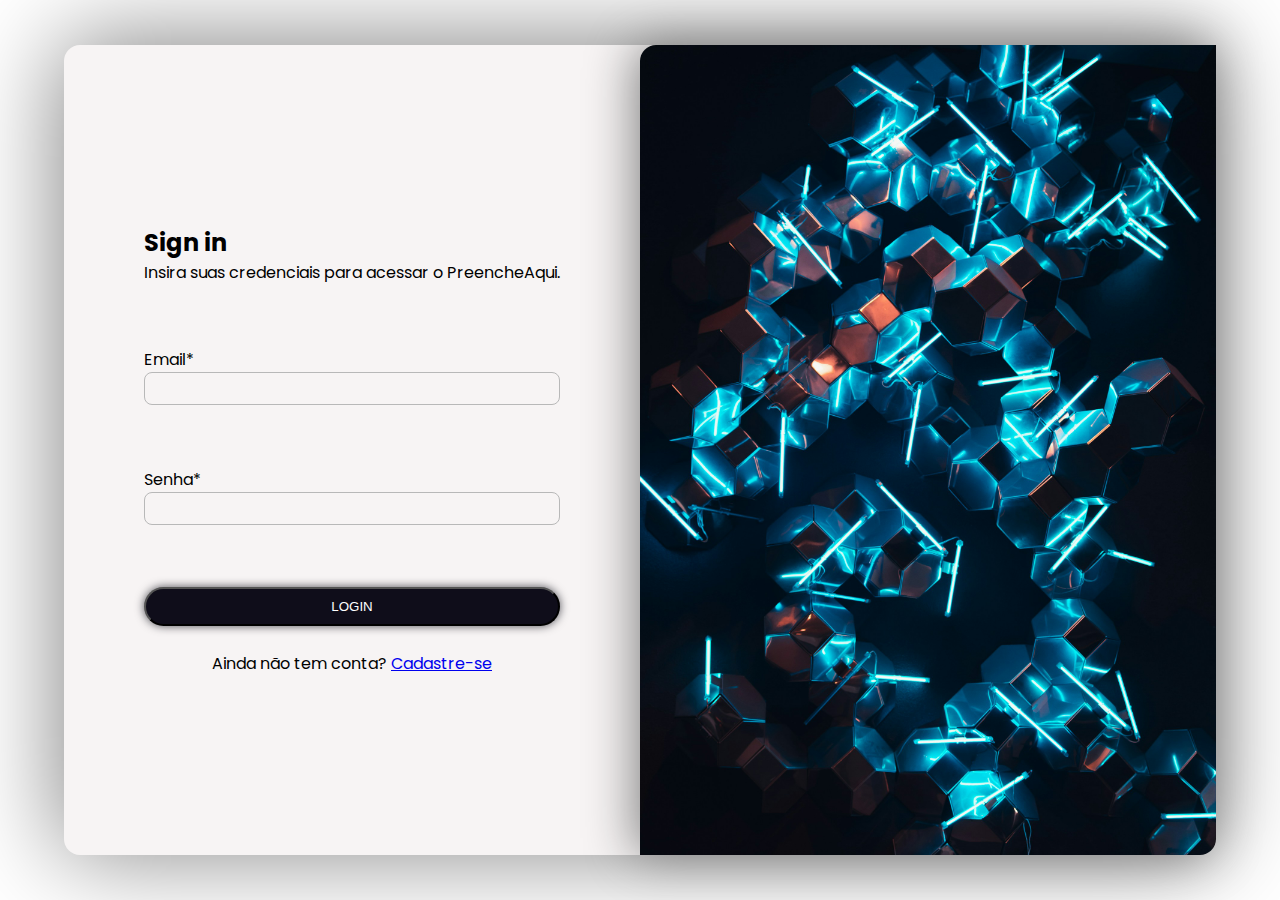
<file: frontend/index.html>
<!DOCTYPE html>
<html lang="UTF-8">

<head>
    <meta charset="UTF-8" />
    <meta name="viewport" content="width=device-width, initial-scale=1.0" />
    <link rel="stylesheet" href="src/css/styles.css" />
    <link rel="stylesheet"
        href="https://fonts.googleapis.com/css2?family=Poppins:ital,wght@0,100;0,200;0,300;0,400;0,500;0,600;0,700;0,800;0,900;1,100;1,200;1,300;1,400;1,500;1,600;1,700;1,800;1,900&display=swap" />
    <title>PreencheAqui</title>
</head>

<body>
    <main>
        <section class="signinForm">
            <form class="loginForm">
                <header>
                    <h2>Sign in</h2>
                    <p>Insira suas credenciais para acessar o PreencheAqui.</p>
                </header>
                <div class="inputs">
                    <div class="email">
                        <label for="email">Email*</label>
                        <input type="email" id="email" name="email" required />
                    </div>
                    <div class="password">
                        <label for="senha">Senha*</label>
                        <input type="password" id="senha" name="senha" required />
                    </div>
                </div>
                <button type="button" class="botao" onclick="logar()">LOGIN</button>
            </form>
            <br />
            <p>Ainda não tem conta? <a href="cadastro.html">Cadastre-se</a></p>
        </section>
        <section class="signinImg">
            <!--<p class="texto">Bem Vindo ao PreencheAqui!</p>-->
        </section>
    </main>
</body>

</html>
</file>
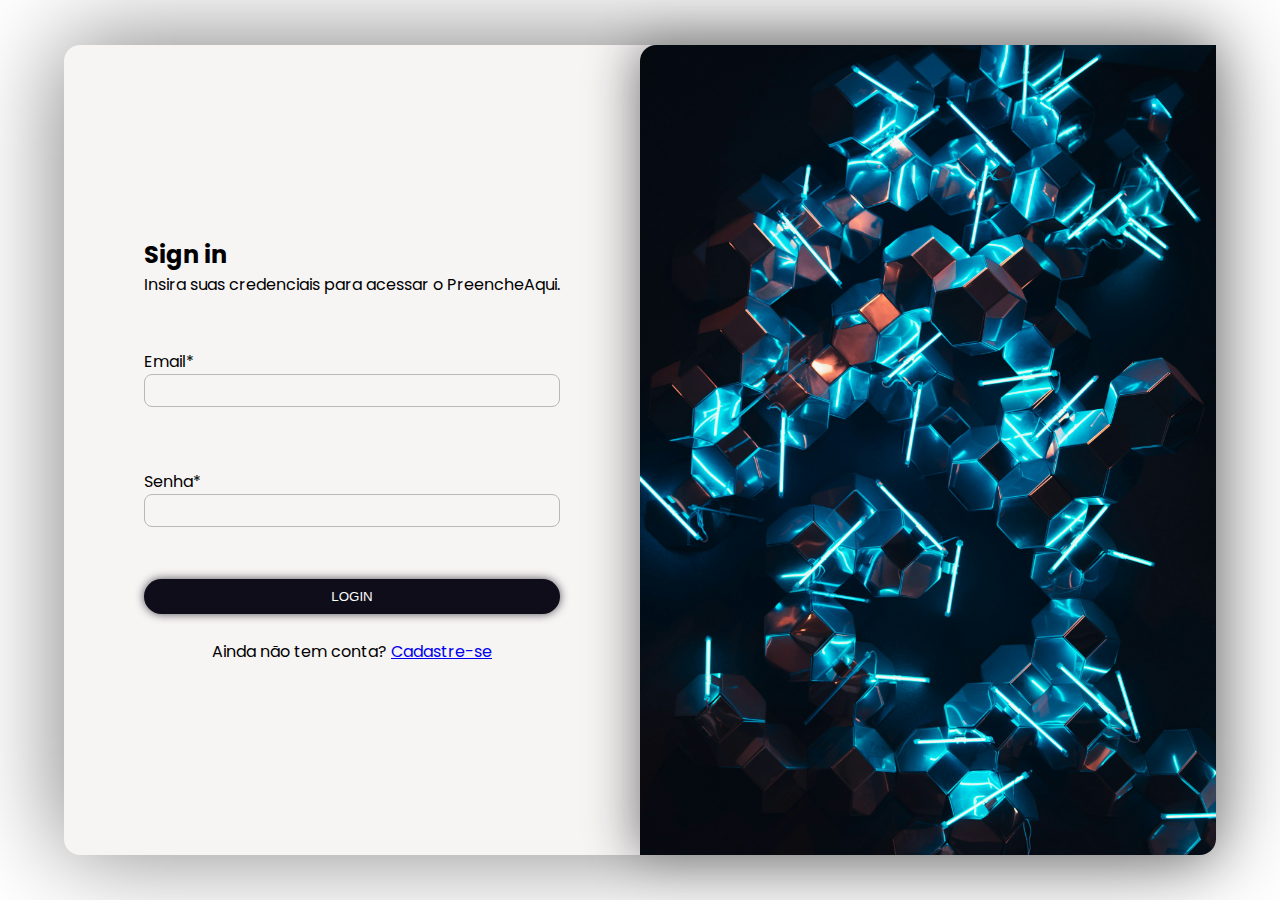
<file: frontend/templates/index.html>
<!DOCTYPE html>
<html lang="UTF-8">

<head>
    <meta charset="UTF-8" />
    <meta name="viewport" content="width=device-width, initial-scale=1.0" />
    <link rel="stylesheet" href="../../src/css/styles.css" />
    <link rel="stylesheet"
        href="https://fonts.googleapis.com/css2?family=Poppins:ital,wght@0,100;0,200;0,300;0,400;0,500;0,600;0,700;0,800;0,900;1,100;1,200;1,300;1,400;1,500;1,600;1,700;1,800;1,900&display=swap" />
    <title>PreencheAqui</title>
</head>

<body>
    <main>
        <section class="signinForm">
            <form class="loginForm">
                <header>
                    <h2>Sign in</h2>
                    <p>Insira suas credenciais para acessar o PreencheAqui.</p>
                </header>
                <div class="inputs">
                    <div class="email">
                        <label for="email">Email*</label>
                        <input type="email" id="email" name="email" required />
                    </div>
                    <div class="password">
                        <label for="senha">Senha*</label>
                        <input type="password" id="senha" name="senha" required />
                    </div>
                </div>
                <button type="button" class="botao" onclick="logar()">LOGIN</button>
            </form>
            <br />
            <p>Ainda não tem conta? <a href="cadastrar.html">Cadastre-se</a></p>
        </section>
        <section class="signinImg"></section>
    </main>
</body>

</html>
</file>
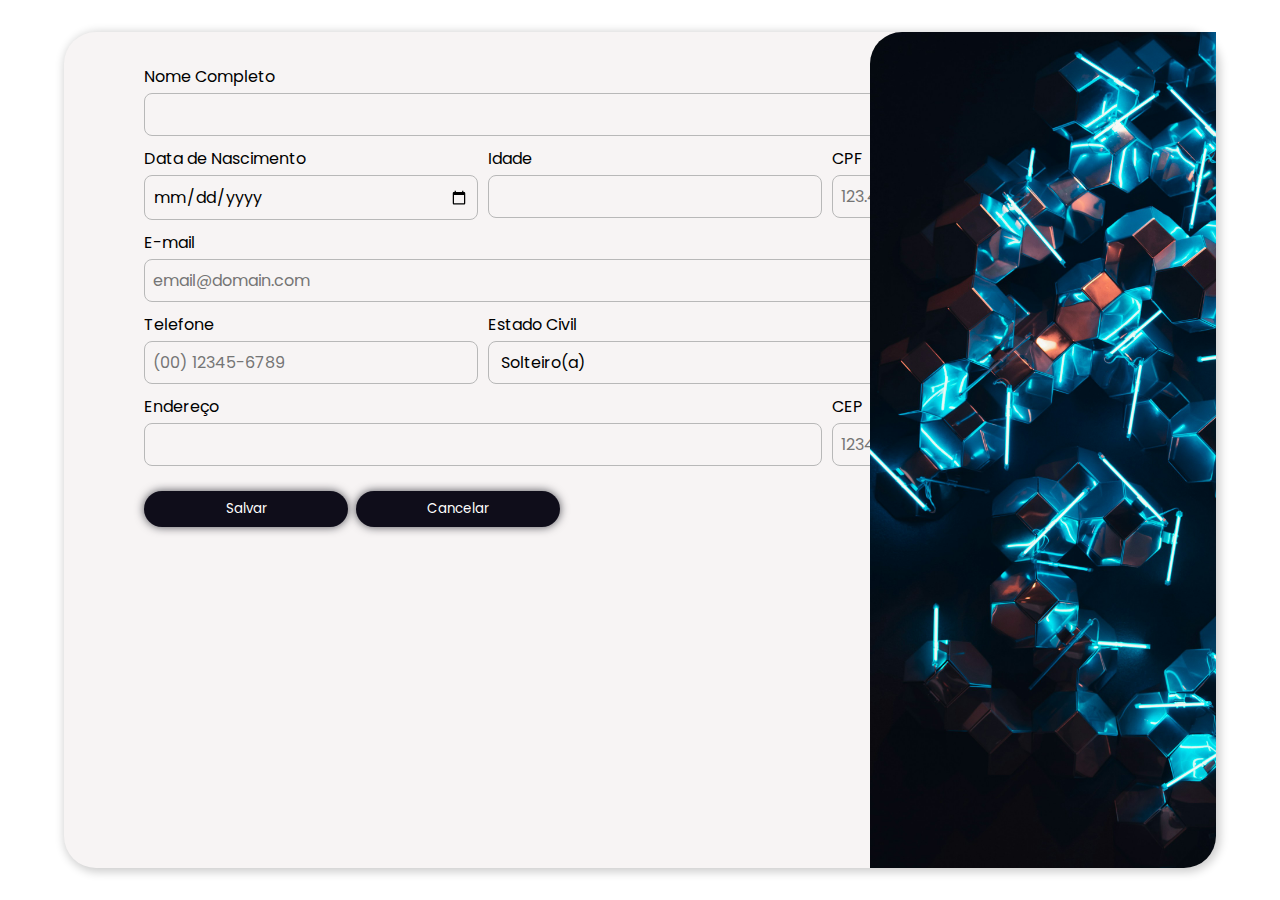
<file: frontend/templates/cadastrar.html>
<!DOCTYPE html>
<html lang="pt-BR">
<head>
    <meta charset="UTF-8">
    <meta name="viewport" content="width=device-width, initial-scale=1.0">
    <title>PreencheAqui</title>
    <link rel="stylesheet" href="../../src/css/style.css" />
    <link rel="stylesheet" href="https://fonts.googleapis.com/css2?family=Poppins:ital,wght@0,100;0,200;0,300;0,400;0,500;0,600;0,700;0,800;0,900;1,100;1,200;1,300;1,400;1,500;1,600;1,700;1,800;1,900&display=swap">
</head>
<body>
    <main>
        <div class="container">
            <form id="signupForm" method="POST" action="/salvar">
                <fieldset>
                    <label for="name" id="name">
                        Nome Completo
                        <input type="text"
                        id="nomeCompleto"
                        name="nomeCompleto"
                        required
                        />
                    </label>
                    <label for="dataNascimento" id="dataNasc">
                        Data de Nascimento
                        <input 
                        type="date"
                        id="dataNascimento"
                        name="dataNascimento"
                        required
                        />
                    </label>
                    <label for="idade" id="idade">
                        Idade
                        <input
                        type="text"
                        id="idade"
                        name="idade"
                        required
                        readonly
                        />
                    </label>
                    <label for="cpf" id="cpf">
                        CPF
                        <input
                        type="text"
                        id="cpf"
                        name="cpf"
                        pattern="\d{3}\.\d{3}\.\d{3}-\d{2}"
                        placeholder="123.456.789-00"
                        required
                        />
                    </label>
                    <label for="email" id="email">
                        E-mail
                        <input
                          type="email"
                          name="email"
                          id="email"
                          placeholder="email@domain.com"
                          required
                        />
                      </label>
                      <label for="telefone" id="telefone">
                        Telefone
                        <input
                          type="text"
                          name="telefone"
                          id="telefone"
                          pattern="\(\d{2}\)\s?\d{4,5}-\d{4}"
                          placeholder="(00) 12345-6789" 
                          required
                        />
                      </label>
                      <label for="estadoCivil" id="estadoCivil">
                        Estado Civil
                        <select id="civilEstado" name="estadoCivil" required>
                            <option value="solteiro">Solteiro(a)</option>
                            <option value="casado">Casado(a)</option>
                            <option value="divorciado">Divorciado(a)</option>
                        </select>
                      </label>
                      <label for="endereco" id="endereco">
                        Endereço
                        <input
                          type="text"
                          name="endereco"
                          id="endereco"
                          required
                        />
                      </label>
                      <label for="cep" id="cep">
                        CEP
                        <input
                          type="text"
                          name="cep"
                          id="cep"
                          pattern="\d{5}-\d{3}" 
                          placeholder="12345-678"
                          required
                        />
                      </label>
                </fieldset>
                <footer>
                    <button class="botao" type="submit" onclick="validar()">Salvar</button>
                    <button class="botao" type="button" onclick="limparFormulario()">Cancelar</button>
                </footer>
            </form>
            <section class="detailsSection"></section>
        </div>
    </main>
    <script src="../../src/js/app.js"></script>
</body>
</html>
</file>
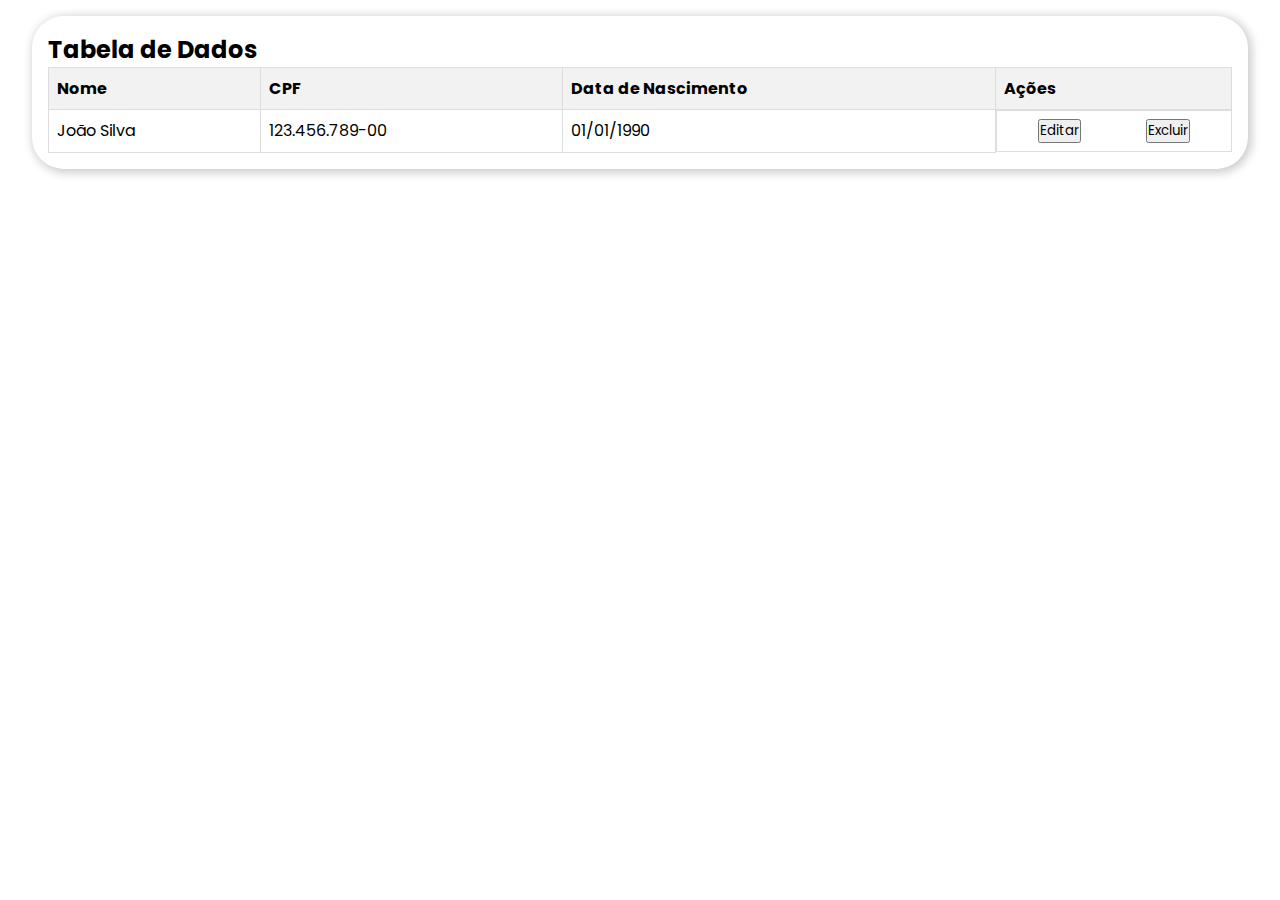
<file: frontend/templates/dash.html>
<!DOCTYPE html>
<html lang="UTF-8">

<head>
    <meta charset="UTF-8">
    <meta name="viewport" content="width=device-width, initial-scale=1.0">
    <link rel="stylesheet"
        href="https://fonts.googleapis.com/css2?family=Poppins:ital,wght@0,100;0,200;0,300;0,400;0,500;0,600;0,700;0,800;0,900;1,100;1,200;1,300;1,400;1,500;1,600;1,700;1,800;1,900&display=swap">
    <title>PreencheAqui</title>
    <style>
        *{
            box-sizing: border-box;
            margin: 0;
            padding: 0;
            font-family: 'Poppins', sans-serif;
        }

        body {
            display: flex;
            align-items: center;
            justify-content: center;
            padding-block: 1em;
            padding-inline: 2em;
        }
        main{
            width: 100%;
            height: 100%;
            border-radius: 32px;
            padding-block: 8px;
            box-shadow: 2px 2px 10px 2px rgba(0, 0, 0, 0.2);
            padding: 1em;
        }

        table {
            border-collapse: collapse;
            width: 100%;
            border-radius: 32px;
        }

        th,
        td {
            border: 1px solid #dddddd;
            text-align: left;
            padding: 8px;
        }

        th {
            background-color: #f2f2f2;
        }

        .actions {
            display: flex;
            justify-content: space-around;
        }
    </style>
</head>

<body>
    <main>
        <h2>Tabela de Dados</h2>
        <table>
            <thead>
                <tr>
                    <th>Nome</th>
                    <th>CPF</th>
                    <th>Data de Nascimento</th>
                    <th>Ações</th>
                </tr>
            </thead>
            <tbody>
                <tr>
                    <td>João Silva</td>
                    <td>123.456.789-00</td>
                    <td>01/01/1990</td>
                    <td class="actions">
                        <button>Editar</button>
                        <button>Excluir</button>
                    </td>
                </tr>
            </tbody>
        </table>
    </main>

</body>

</html>
</file>
<file: frontend/src/css/styles.css>
* {
  box-sizing: border-box;
  margin: 0;
  padding: 0;
}

body {
  width: 100%;
  height: 100vh;
  background: #fff;
  display: flex;
  align-items: center;
  justify-content: center;
  font-family: "Poppins", sans-serif;
}

main {
  height: 90%;
  width: 90%;
  display: flex;
  background: rgb(247, 244, 244);
  border-radius: 16px 0px 16px 16px;
  box-shadow: -3px -3px 100px grey;
}

.signinForm {
  display: flex;
  flex-direction: column;
  column-gap: 32px;
  width: 50%;
  height: 100%;
  border-radius: 16px 0px 0px 16px;
  align-items: center;
  justify-content: center;
}

.signinImg {
  width: 50%;
  height: 100%;
  background: url("../assets/img/splash.jpg");
  background-size: cover;
  background-repeat: no-repeat;
  border-radius: 16px 0px 16px 0px;
  box-shadow: -5px 0px 50px grey;
  color: #fff;
}

.loginForm {
  display: flex;
  flex-direction: column;
  row-gap: 62px;
}

.inputs {
  display: flex;
  flex-direction: column;
  row-gap: 62px;
}

.email,
.senha {
  display: flex;
  flex-direction: column;
}

input[type="email"] {
  width: 100%;
  padding: 8px;
  border: 0.5px solid rgb(184, 184, 184);
  border-radius: 8px;
  background: transparent;
  outline: none;
}

input[type="password"] {
  width: 100%;
  padding: 8px;
  border: 0.5px solid rgb(184, 184, 184);
  border-radius: 8px;
  background: transparent;
  outline: none;
}

.botao {
  border-radius: 30px;
  padding: 10px;
  background: rgb(15, 13, 26);
  color: #fff;
  box-shadow: 0px 0px 10px rgb(77, 76, 83);
}
</file>
<file: src/css/styles.css>
* {
  box-sizing: border-box;
  margin: 0;
  padding: 0;
}

body {
  width: 100%;
  height: 100vh;
  background: #fff;
  display: flex;
  align-items: center;
  justify-content: center;
  font-family: "Poppins", sans-serif;
}

main {
  height: 90%;
  width: 90%;
  display: flex;
  background: rgb(247, 244, 244);
  border-radius: 16px 0px 16px 16px;
  box-shadow: -3px -3px 100px grey;
}

.signinForm {
  display: flex;
  flex-direction: column;
  column-gap: 32px;
  width: 50%;
  height: 100%;
  border-radius: 16px 0px 0px 16px;
  align-items: center;
  justify-content: center;
}

.signinImg {
  width: 50%;
  height: 100%;
  background: url("../assets/img/splash.jpg");
  background-size: cover;
  background-repeat: no-repeat;
  border-radius: 16px 0px 16px 0px;
  box-shadow: -5px 0px 50px grey;
  color: #fff;
  display: flex;
  align-items: end;
  justify-content: end;
}

.texto {
  font-size: 32px;
}

.loginForm {
  display: flex;
  flex-direction: column;
  row-gap: 52px;
}

.inputs {
  display: flex;
  flex-direction: column;
  row-gap: 62px;
}

.email,
.senha {
  display: flex;
  flex-direction: column;
}

input[type="email"] {
  width: 100%;
  padding: 8px;
  border: 0.5px solid rgb(184, 184, 184);
  border-radius: 8px;
  background: transparent;
  outline: none;
}

input[type="password"] {
  width: 100%;
  padding: 8px;
  border: 0.5px solid rgb(184, 184, 184);
  border-radius: 8px;
  background: transparent;
  outline: none;
}

.botao {
  border-radius: 30px;
  padding: 10px;
  background: rgb(15, 13, 26);
  color: #fff;
  box-shadow: 0px 0px 10px rgb(77, 76, 83);
  border: none;
}
</file>
<file: src/css/style.css>
* {
  box-sizing: border-box;
  margin: 0;
  padding: 0;
  font-family: 'Poppins', sans-serif;
}

main {
  width: 100vw;
  height: 100vh;
  background-color: #fff;
  display: flex;
  align-items: center;
  justify-content: center;
  padding-block: 2em;
  padding-inline: 4em;
}

.container {
  width: 100%;
  height: 100%;
  background-color: rgb(247, 244, 244);
  border-radius: 32px;
  display: flex;
  justify-content: space-between;
  box-shadow: 2px 2px 10px 2px rgba(0, 0, 0, 0.2);
}

form {
  width: 50%;
  height: 100%;
  padding-block: 2em;
  padding-inline: 5em;
  display: flex;
  flex-direction: column;
  row-gap: 15px;
}

#name {
  grid-area: nameInput;
}

#dataNasc {
  grid-area: dateInput;
}

#idade {
  grid-area: idade;
}

#cpf{
  grid-area: cpf;
}

#email{
  grid-area: emailInput;
}

#telefone{
  grid-area: telefoneInput;
}

#estadoCivil{
  grid-area: estadoCivil;
}

#endereco{
  grid-area: enderecoInput;
}

#cep{
  grid-area: cepInput;
}

#password{
  grid-area: passwInput;
}

#passwordConf{
  grid-area: passwordConfInput;
}

form fieldset {
  border: none;
  display: grid;
  grid-template-areas:
    'nameInput nameInput nameInput'
    'dateInput idade cpf'
    'emailInput emailInput emailInput'
    'telefoneInput estadoCivil estadoCivil'
    'enderecoInput enderecoInput cepInput'
    'passwInput passwInput passwordConfInput';
    grid-column-gap: 10px;
    grid-row-gap: 10px;
}

form fieldset label {
  display: flex;
  flex-direction: column;
  row-gap: 0.25em;
}

.linkToSignUp {
  margin-block: 2em;
}

label input {
  padding: 8px;
  border: 0.5px solid rgb(184, 184, 184);
  border-radius: 8px;
  background: transparent;
  outline: none;
  font-size: 16px;
}

#civilEstado{
  padding: 8px;
  border: 0.5px solid rgb(184, 184, 184);
  border-radius: 8px;
  background: transparent;
  outline: none;
  font-size: 16px;
}

.password-eye-icon {
  cursor: pointer;
  width: 16px;
  height: 16px;
  margin-left: 5px;
  background-image: url("../assets/img/eye.png");
}

.password-eye-icon:hover {
  background-image: url("../assets/img/eye.png");
}


footer {
  display: flex;
  column-gap: 8px;
}

footer button {
  width: 100%;
  padding-block: 1em;
  border-radius: 32px;
  border: none;
  background: rgb(15, 13, 26);
  box-shadow: 0px 0px 10px rgb(77, 76, 83);
  color: #fff;
  padding: 8px;
}

.detailsSection {
  width: 30%;
  height: 100%;
  background: url('../assets/img/splash.jpg');
  background-size: cover;
  background-repeat: no-repeat;
  border-radius: 32px 0px 32px 0px;
  display: flex;
  flex-direction: column;
  justify-content: space-between;
}

.detailsSection header,
.detailsSection footer {
  width: 100%;
  display: flex;
  column-gap: 0.5em;
  justify-content: right;
  padding: 1em;
}


/* * {
    box-sizing: border-box;
    margin: 0;
    padding: 0;
  }
  
  body {
    width: 100%;
    height: 100vh;
    background: #fff;
    display: flex;
    align-items: center;
    justify-content: center;
    font-family: "Poppins", sans-serif;
  }

  main {
    height: 90%;
    width: 90%;
    display: flex;
    background: rgb(247, 244, 244);
    border-radius: 16px 16px 16px 16px;
    box-shadow: -3px -3px 100px grey;
    padding: 10px;
  }

  .signinForm {
    display: flex;
    flex-direction: column;
    column-gap: 32px;
    width: 50%;
    height: 100%;
    border-radius: 16px 0px 0px 16px;
    align-items: center;
    justify-content: center;
  }
  
  .signinImg {
    width: 50%;
    height: 100%;
    background: url("../assets/img/splash.jpg");
    background-size: cover;
    background-repeat: no-repeat;
    border-radius: 16px 0px 16px 0px;
    box-shadow: -5px 0px 50px grey;
    color: #fff;
  }

  .signupForm {
    display: flex;
    flex-direction: column;
    column-gap: 32px;
    width: 100%;
    height: 100%;
    border-radius: 16px 0px 0px 16px;
    align-items: center;
    justify-content: center;
  }

  .pessoais, .contato{
    display: flex;
    flex-direction: column;
    margin-bottom: 10px;
    row-gap: 5px;
  }

  .nome, .dataNascimento, .cpf, .email, .telefone, .estadoCivil, .endereco, .cep{
    display: flex;
    flex-direction: column;
    padding: 10px;
  }

  input[type="text"] {
    width: 80%;
    padding: 8px;
    border: 0.5px solid rgb(184, 184, 184);
    border-radius: 8px;
    background: transparent;
    outline: none;
  }

  input[type="idade"] {
    width: 10%;
    padding: 8px;
    border: 0.5px solid rgb(184, 184, 184);
    border-radius: 8px;
    background: transparent;
    outline: none;
  }

  input[type="cadastroPessoa"] {
    width: 20%;
    padding: 8px;
    border: 0.5px solid rgb(184, 184, 184);
    border-radius: 8px;
    background: transparent;
    outline: none;
  }

  input[type="date"] {
    width: 45%;
    padding: 8px;
    border: 0.5px solid rgb(184, 184, 184);
    border-radius: 8px;
    background: transparent;
    outline: none;
  }

  input[type="email"] {
    width: 80%;
    padding: 8px;
    border: 0.5px solid rgb(184, 184, 184);
    border-radius: 8px;
    background: transparent;
    outline: none;
  }

  input[type="tel"] {
    width: 22%;
    padding: 8px;
    border: 0.5px solid rgb(184, 184, 184);
    border-radius: 8px;
    background: transparent;
    outline: none;
  }

  #estadoCivil {
    width: 20%;
    padding: 8px;
    border: 0.5px solid rgb(184, 184, 184);
    border-radius: 8px;
    background: transparent;
    outline: none;
  }

  .botao {
    border-radius: 30px;
    padding: 10px;
    background: rgb(15, 13, 26);
    color: #fff;
    box-shadow: 0px 0px 10px rgb(77, 76, 83);
  }

  .group{
    display: flex;
    gap: 10px;
    align-items: center;
  } */
</file>
